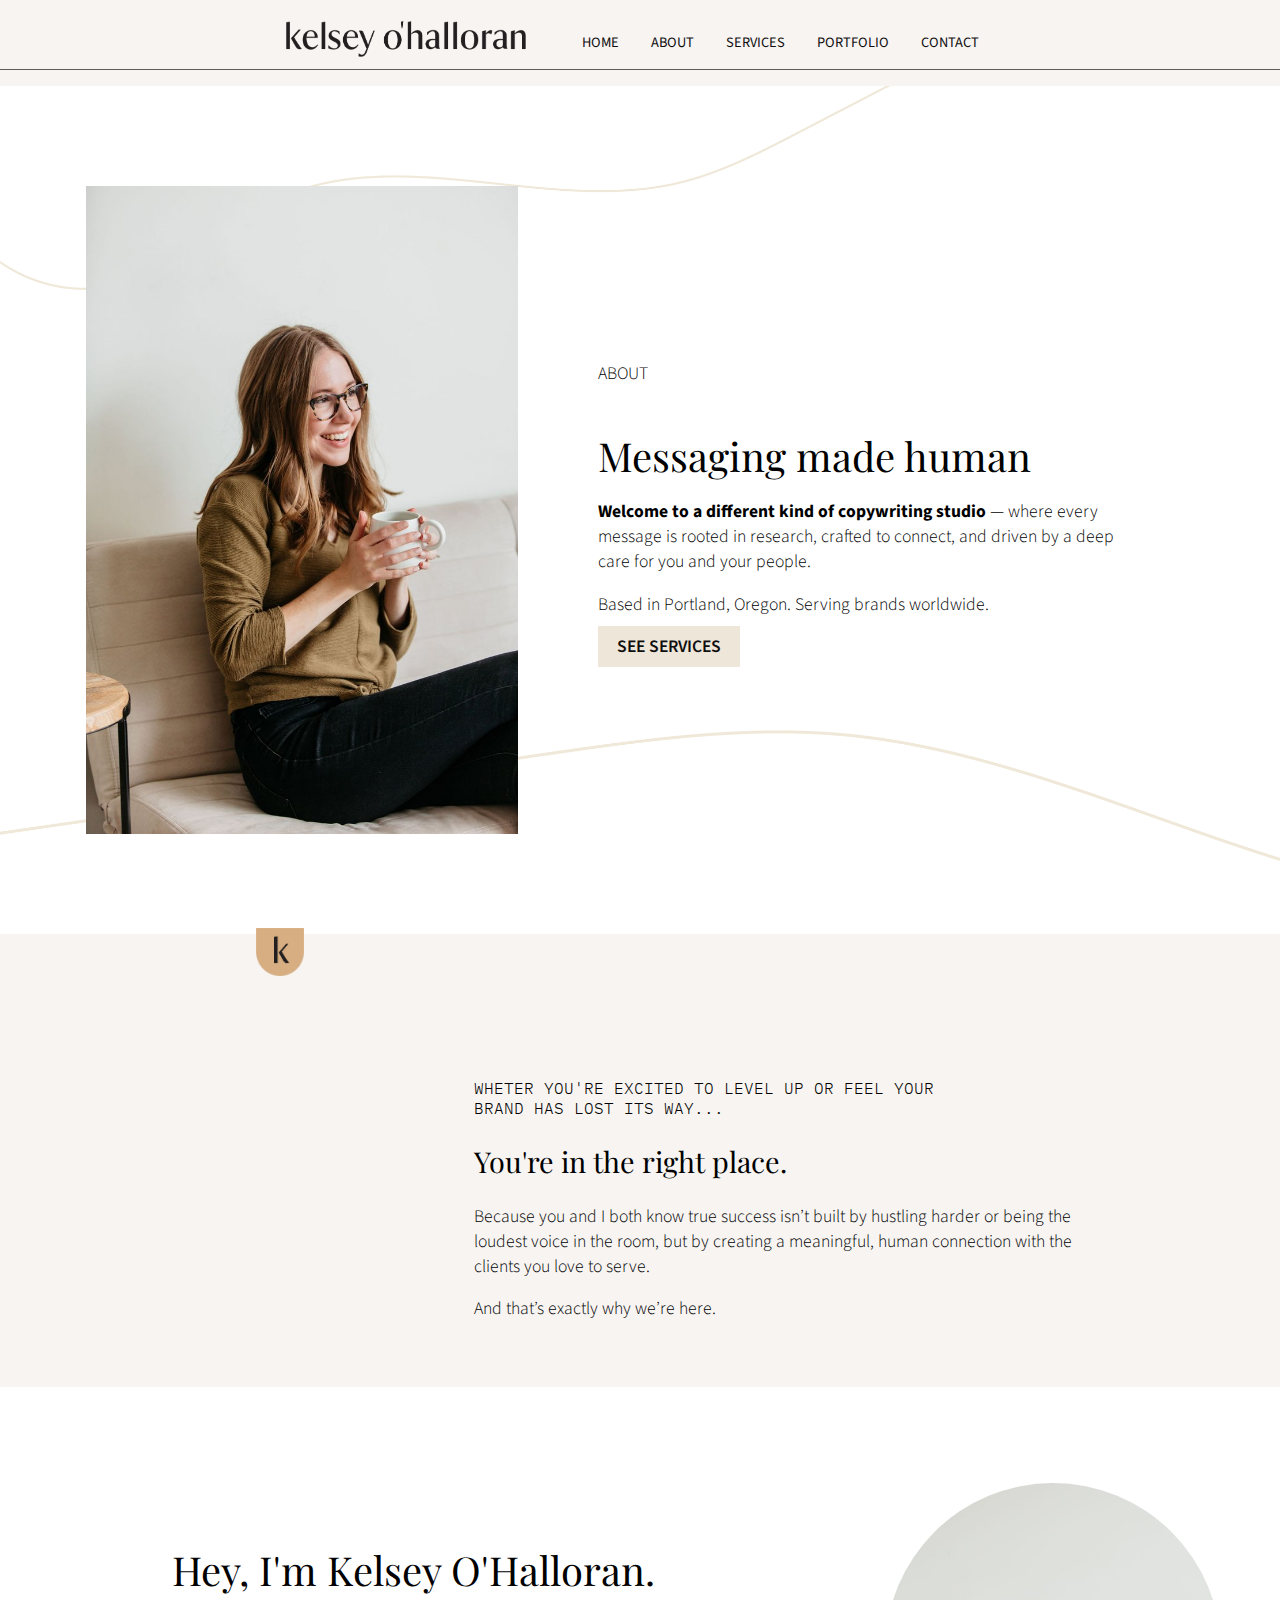
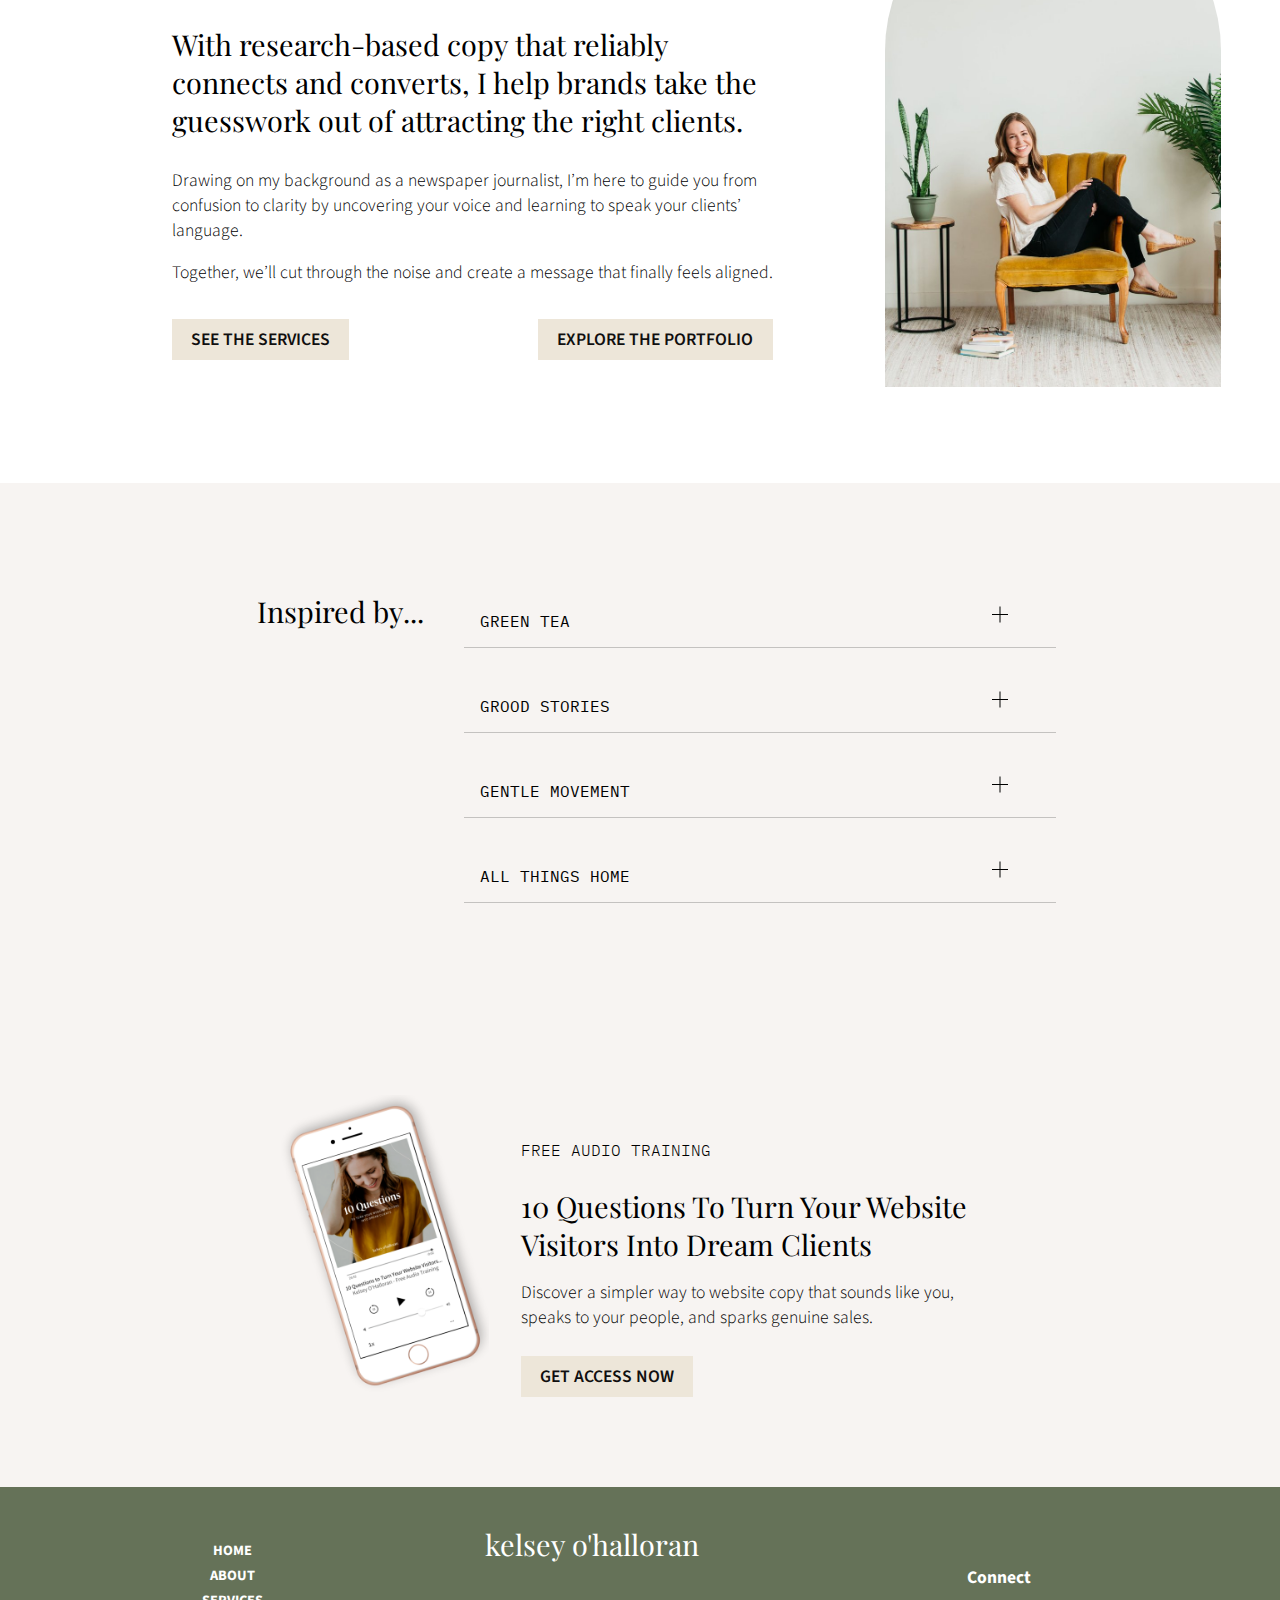
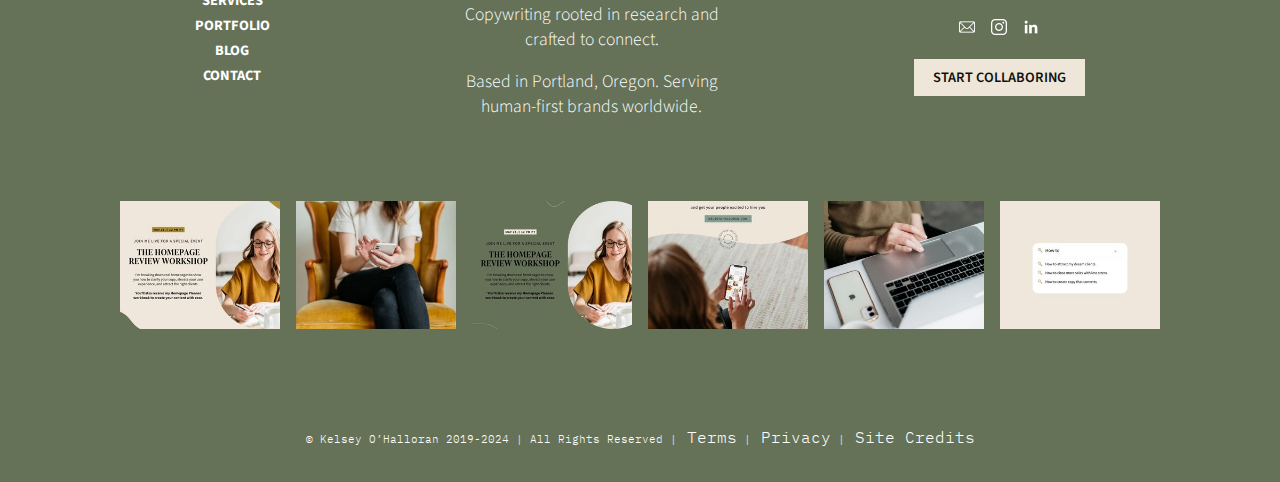
<file: about.html>
<!DOCTYPE html>
<html>
<head>
    <meta charset="UTF-8" />
    <title>About - Kelsey O'Halloran</title>
    <link rel="stylesheet" href="style.css">
    <link rel="icon" type="image/png" href="Img/favicon.png">
    <meta name="viewport" content="width=device-width, initial-scale=1" />
    <link rel="preconnect" href="https://fonts.googleapis.com">
    <link rel="preconnect" href="https://fonts.gstatic.com" crossorigin>
    <link href="https://fonts.googleapis.com/css2?family=IBM+Plex+Mono:ital,wght@0,100;0,200;0,300;0,400;0,500;0,600;0,700;1,100;1,200;1,300;1,400;1,500;1,600;1,700&family=Playfair+Display:ital,wght@0,400..900;1,400..900&family=Source+Sans+3:ital,wght@0,200..900;1,200..900&display=swap" rel="stylesheet">
</head>
<body>
    <header>
        <a href="index.html">
        <img src="Img/logotipo.png">
    </a>

        <nav>
            <ul>
                <li><a href="index.html">Home</a></li>
                <li><a href="about.html">About</a></li>
                <li><a href="#">Services</a></li>
                <li><a href="#">Portfolio</a></li>
                <li><a href="#">Contact</a></li>
            </ul>
        </nav>
    </header>
    <main>

        <section id="made-human">
            <div class="cup">
                <img src="Img/kelsey-with-cup.jpg">
                <div>
                    <h3>About</h3>
                    <h1>Messaging made human</h1>
                    <p><span>Welcome to a different kind of copywriting studio</span> — where every <br> message is rooted
                         in research, crafted to connect, and driven by a deep <br> care for you and your people.</p>
                    <p>Based in Portland, Oregon. Serving brands worldwide.</p>
                    <a class="button" href="#">See services</a>
                </div>
            </div>
        </section>

        <section class="level-up">
            <img src="Img/mini-logo-k.png">
            <div>
            <h3>Wheter you're excited to level up or feel your <br> brand has lost its way...</h3>
            <h2>You're in the right place.</h2>
            <p>Because you and I both know true success isn’t built by hustling harder or being the <br> loudest
                 voice in the room, but by creating a meaningful, human connection with the <br> clients you love to serve.</p>
            <p>And that’s exactly why we’re here.</p>
        </div>
        </section>

        <section id="copywriting-kelsey">
           <div class="kelsey-info">
            <div>
                <h2>Hey, I'm Kelsey O'Halloran.</h2>
                <h3>With research-based copy that reliably <br> connects and converts, I help brands take the <br> guesswork
                     out of attracting the right clients.</h3>
                <p>Drawing on my background as a newspaper journalist, I’m here to guide you from <br> confusion to
                     clarity by uncovering your voice and learning to speak your clients’ <br> language.</p>
                <p>Together, we’ll cut through the noise and create a message that finally feels aligned.</p>
                <div>
                    <a class="button" href="#">See the services</a>
                    <a class="button" href="#">Explore the portfolio</a>
                </div>
            </div>

                <img src="Img/rounded-kelsey-image.jpg">
           </div> 
        </section>

        <section class="inspired">
            <div class="list">
                <h3>Inspired by...</h3>
                <ul>
                    <li class="menu">Green Tea
                        <input class="more" type="checkbox" id="more" >
                        <label class="line-more" for="more" ><span class="line"></span></label>
                        <div class="dropdown">
                        <p>Most likely Smith Fez at my favorite small-town coffeehouse.</p>
                    </div>
                </li>
                    
                    
                    <li class="menu">Grood Stories
                        <input class="more2" type="checkbox" id="more2">
                        <label class="line-more2" for="more2"><span class="line2"></span></label>
                        <div class="dropdown">
                        <p>From This American Life to truck books with my toddler.</p>
                    </div>
                    </li>
                    
                    <li class="menu">Gentle Movement
                        <input class="more3" type="checkbox" id="more3">
                        <label class="line-more3" for="more3"><span class="line3"></span></label>
                        <div class="dropdown">
                        <p>Swimming, yoga, running, walking, weight lifting…anything <br> for those endorphins.</p>
                    </div>
                    </li>
                    
                    <li class="menu">All things home  
                        <input class="more4" type="checkbox" id="more4">
                        <label class="line-more4" for="more4"><span class="line4"></span></label>
                        <div class="dropdown">
                        <p>Forever dreaming up ideas to make our small space a cozy, <br> minimal family home.</p>
                    </div>
                </li>
               
                    
                </ul>
            </div>
        </section>

        <section class="work-guided">
            
        </section>
        
       <section class="ten-questions">
        <div>
            <img src="Img/10-questions.png">
            <div>
                <h5>Free audio training</h5>
                <h4>10 questions to turn your website <br> visitors into dream clients</h4>
                <p>Discover a simpler way to website copy that sounds like you,<br> speaks to your people, and sparks genuine sales.</p>
                <a class="button" href="#">Get access now</a>
            </div>
        </div>
       </section>
       
    </main>
    <footer>
        <div class="network">
            <div>
                <h5><a href="#">Home</a></h5>
                <h5><a href="#">About</a></h5>
                <h5><a href="#">Services</a></h5>
                <h5><a href="#">Portfolio</a></h5>
                <h5><a href="#">Blog</a></h5>
                <h5><a href="#">Contact</a></h5>
            </div>
            <div>
                <h4>kelsey o'halloran</h4>
                <p>Copywriting rooted in research and <br> crafted to connect.</p>
                <p>Based in Portland, Oregon. Serving <br> human-first brands worldwide.</p>
            </div>

                <div>
                    <h5>Connect</h5>
                    <div>
                        <img src="Img/mail.png">
                        <img src="Img/instagram.png">
                        <img src="Img/Linkedin.png">
                    </div>
                    <a class="button" href="#">Start collaboring</a>
                </div>

           
        </div>

        <div class="posts">
            <div class="post1 post"></div>
            <div class="post2 post"></div>
            <div class="post3 post"></div>
            <div class="post4 post"></div>
            <div class="post5 post"></div>
            <div class="post6 post"></div>

            
        </div>
        <div class="rights">
                <h5>© Kelsey O’Halloran 2019-2024 | All Rights Reserved |<a href="#"> Terms</a> |<a href="#"> Privacy</a> |<a href="#"> Site Credits</a></h5>
            </div>
    </footer>

    <script src="app.js"></script>
    
</body>
</html>
</file>
<file: style.css>
body{
    margin: 0;
    padding: 0;
    background-color: #F7F4F2;
    overflow-x: hidden;
}

header{
    display: flex;
    align-items: center;
    justify-content: center;
    margin: 1rem 0;
}

ul{
    display: flex;
}

li{
    margin: 0 1rem;
    list-style: none;
}


header img{
    width: 15rem;
}

li a, #hero p, a, .info p, .opinion-sarah p, .opinion-sarah h4, .about-kelsey h4, .about-kelsey p, .ratings p, .booking p, .ten-questions p, .network h5, .network p, .network div:last-child h5, .cup p, .cup h3, .level-up p, .kelsey-info p, .list p, .menu-hamb h3{
    font-family: "Source Sans 3", sans-serif;
    font-size: 1.1rem;
    font-weight: 400;
}

h1, .info h2, .opinion-sarah h3, .featured-work h2, .works h3, .working h2, .about-kelsey h3, .ratings h3, .booking h3, .ten-questions h4, .network h4, #made-human h1, .level-up h2, .kelsey-info h2, .kelsey-info h3, .list h3{
    font-family: "Playfair Display", serif;
    font-size: 1.8rem;
    font-weight: 300;
}
li a, .network a{
    font-size: .9rem
}
.succesful-brands h3, .info h3, .works h4, .work-together h5, .ratings h4, .ten-questions h5, .rights h5, .rights a, .level-up h3, .list li{
    font-family: "IBM Plex Mono", monospace;
    font-size: 1rem;
    font-weight: 300;
}

h1, .featured-work h2, .working h2, .about-kelsey h3, #made-human h1, .kelsey-info h2{
    font-size: 2.5rem;
    margin-bottom: 0;
}



.opinion-sarah h3, .opinion-sarah p, .opinion-sarah h4, .working h2, .work-together h5, .network a, .network h4, .network p, .network div:last-child h5, .rights h5, .rights a{
    color: white;
}

a, .network .button{
    text-decoration: none;
    color: rgb(16, 15, 15);
    
}

a, .info h3, .works h4, .work-together h5, .ratings h4, .ten-questions h5, .cup h3, .level-up h3, .list li{
    text-transform: uppercase;
}
.ten-questions h4{
    text-transform: capitalize;
}
.button{
    font-weight: 600;
    background-color: #EDE6D9;
    width: fit-content;
    padding: .5rem 1.2rem;
}
.button:hover{
    opacity: 0.9;
}
.rights h5, .posts a{
    font-size: .7rem;
}

#hero p, .info p, .about-kelsey p, .ratings p, .booking p, .ten-questions p, .network p, .cup h3, .cup p, .level-up p, .kelsey-info p, .list p{
    font-weight: 300;
    padding-bottom: 1rem;
}

span, .about-kelsey h4, .network div:first-child a, .network div:last-child h5{
    font-weight: bold
}

#hero{
    display: flex;
    align-items: center;
    justify-content: center;
    margin: 9rem 0;   
}

.connecting-brands{
    display: flex;
    justify-content: space-around;
    flex-flow: row wrap;
    align-items: center;
}

#hero img{
    width: 27rem;
}

.connecting-brands div, .cup div{
    padding: 0 5rem;
}


.succesful-brands{
   text-align: center;
   background-color: white;
   padding-top: 6rem;
   padding-bottom: 12rem;
}
.succesful-brands h3{
    padding-bottom: 2rem;
}

.succesful-brands div{
    display: flex;
    flex-flow: row wrap;
    justify-content: center;
    align-items: center;
}

.succesful-brands img{
    width: 9rem;
    margin: 0 1.5rem;
}

.marketing{
    display: flex;
    align-items: center;
    justify-content: center;
    padding: 5rem 0;
}

.marketing img{
    width: 100%;
}

.connect{
    display: flex;
    flex-flow: row wrap;
    align-items: center;
    justify-content: center;
}

.slider{
    width: 25rem;
    overflow: hidden;
    display: flex;
}

.info{
    margin-right: 8rem;
}

.info p, .ratings p, .network p, .cup p, .level-up p, .kelsey-info p:first-of-type{
    padding: 0;
}

.info p:last-of-type{
    padding-bottom: 1rem;
}

#opinion{
    display: flex;
    flex-direction: column;
    align-items: center;
    justify-content: center;
    background-image: url("Img/background-green.png");
    background-position: center;
    background-size: cover;
    background-repeat: no-repeat;
    height: 35rem;
}

.opinion-sarah{
    display: flex;
    flex-flow: row wrap;
    justify-content: center;
}

#opinion img{
    width: 21rem;
}

.opinion-sarah div{
    margin-right: 3rem;
}

.featured-work{
    display: flex;
    flex-direction: column;
    align-items: center;
    justify-content: center;
    text-align: center;
}
.works{
    display: flex;
    flex-flow: row wrap;
    align-items: center;
    justify-content: space-around;
}

.works img{
    width: 24rem;
}

.featured-work{
    padding: 4rem 0;
}
.works div{
    padding: 3rem 0;
}

.featured-work h2{
    padding-bottom: 3rem;
}

.working{
    background-color: #A88C31;
    display: flex;
    flex-direction: column;
    align-items: center;
    justify-content: center;
    padding-bottom: 7rem;
}

.work-together{
    display: flex;
    flex-flow: row wrap;
    align-items: center;
    justify-content: center;
}

.card{
    margin: 0 1rem;
    border-top: solid 1px white;
    width: 22rem;
    text-align: center;
    padding: 1rem 0;
}

.card-bottom{
    border-bottom: solid 1px white;
}

.working h2{
    padding: 6rem 0;
}

.kelsey{
    background-color: white;
    display: flex;
    flex-direction: column;
    align-items: center;
    justify-content: center;
    /* position: relative;
    height: 39rem; */
}

.about-kelsey{
    display: flex;
    flex-flow: row wrap;
    align-items: center;
    justify-content: center;
}

.about-kelsey img{
    width: 39rem;
    height: 100%;
}

.about-kelsey div{
  margin: 0 7rem;
}
.opinions{
    display: flex;
    flex-direction: column;
    align-items: center;
    justify-content: center;
    position: relative;
    height: 30rem;
}

.bigger{
    width: 100rem;
    overflow: hidden;
}

.ratings{
    display: flex;
    align-items: center;
    justify-content: center;
    width: 394rem;
    text-align: center;
    transition: transform .4s;
}
.arrows{
    position: absolute;
    bottom: 21rem;
    right: 25rem;
}

.arrows img{
    width: 2rem;
    padding: .4rem;
    cursor: pointer;
}

.left-arrow{
    opacity: 0.6;
}

.ratings div{
    width: 100%;
}

.op-card{
    display: none;
}

.booking{
    display: flex;
    flex-direction: column;
    align-items: center;
    justify-content: center;
    text-align: center;
    background-color: white;
}

.booking div{
    padding: 4rem 0;
}
.booking img{
    width: 8rem;
    margin-top: -3rem;
}

.ten-questions, .inspired{
    display: flex;
    align-items: center;
    justify-content: center;
    padding: 5rem 0;
}

.ten-questions > div{
    display: flex;
    flex-flow: row wrap;
    align-items: center;
    justify-content: center;
    
}
.ten-questions div div{
    padding: 0 2rem;   
}

.ten-questions img{
    width: 13rem;
    cursor: pointer;
}

footer{
    background-color: #657258;
    flex-flow: row wrap;
}

.network{
    display: flex;
    flex-flow: row wrap;
    align-items: center;
    justify-content: space-evenly;
    text-align: center;
}

.network img{
    width: 1rem;
    margin: 0 .5rem;
}

.network div:first-child h5, .cup h3, .ten-questions h4{
    margin: 0;
}

.network div div{
    display: flex;
    align-items: center;
    justify-content: center;
    padding-bottom: 2rem;
}

.posts{
    display: flex;
    flex-flow: row wrap;
    align-items: center;
    justify-content: center;
    padding: 4rem 0;
}
.post{
    background-position: center;
    background-size: cover;
    background-repeat: no-repeat;
    height: 8rem;
    width: 10rem;
    margin: 0 .5rem;
}
.post1{
    background-image: url("Img/post1.jpeg");
}

.post2{
    background-image: url("Img/post2.jpeg");
}
.post3{
    background-image: url("Img/post3.jpeg");
}
.post4{
    background-image: url("Img/post4.jpeg");
}
.post5{
    background-image: url("Img/post5.jpeg");
}
.post6{
    background-image: url("Img/post6.jpeg");
}

.posts a, .rights a{
    text-transform: none;
}

.rights{
    text-align: center;
    padding: 1rem;
}



#made-human{
    background-image: url("Img/about-background.png");
    background-size: cover;
    background-position: center;
    background-repeat: no-repeat;
    display: flex;
    align-items: center;
    justify-content: center;
    height: 53rem;
}

#made-human img{
    width: 27rem;
}

.cup{
    display: flex;
    flex-flow: row wrap;
    align-items: center;
    justify-content: center;
}

.level-up{
    display: flex;
    flex-direction: column;
    align-items: flex-end;
    justify-content: center;
    position: relative;
    padding: 3rem 0;
}

.level-up img{
    width: 3rem;
    position: absolute;
    left: 16rem;
    bottom: 25.7rem;
}

.level-up div{
    padding-right: 13rem;
    padding-top: 5rem;
}

.kelsey-info img{
    width: 21rem;
    border-radius: 17rem 17rem 0 0;
}

#copywriting-kelsey{
    display: flex;
    flex-direction: column;
    align-items: center;
    justify-content: center;
    background-color: white;
    padding: 6rem 0;
}

.kelsey-info, .list{
    display: flex;
    flex-flow: row wrap;
    align-items: center;
    justify-content: center;
}
.kelsey-info div:first-child{
    padding: 0 7rem;
}
.kelsey-info div:last-child{
    display: flex;
    justify-content: space-between;
}

.inspired ul{
    display: flex;
    flex-direction: column;
    width: 35rem;
}

.list{
    align-items: normal;
}
.list li{
    cursor: pointer;
    font-weight: 400;
    padding: 1rem;
    position: relative;
    width: 100%;
    margin: 1rem 0;
    border-bottom: solid 1px rgba(0, 0, 0, 0.203);
}

.line, .line2, .line3, .line4{
    background-color: black;
    height: 1px;
    width: 1rem;
    display: block;
    position: absolute;
    left: 33rem;
    bottom: 2rem;
}

.line::after, .line2::after, .line3::after, .line4::after{
    content: '';
    background-color: black;
    width: 100%;
    height: 100%;
    display: block;
    position: relative;
    transform: rotate(90deg);
}
.dropdown, .dropdownx{
    padding: 0 2rem;
    display: none;
}

.show{
    display: block;
}

.line-more, .line-more2, .line-more3, .line-more4{
    cursor: pointer;
    padding: 2rem;
}

.more, .more2, .more3, .more4{
    display: none;
}

.more:checked ~ .line-more .line::after, .more2:checked ~ .line-more2 .line2::after, .more3:checked ~ .line-more3 .line3::after,  .more4:checked ~ .line-more4 .line4::after{
    transform: rotate(180deg);
}
.menu-lateral{
    display: none;
}

.hamb{
    cursor: pointer;
    padding: 2rem;
    position: relative;
    right: 22rem;
    z-index: 1;
    visibility: hidden;
}

.active{
    position: sticky;
    top: 0;
    background-color: white;
}
.hamb-line{
    display: block;
    width: 1.5rem;
    height: 2px;
    background-color: #D5C698;
    position: relative;
}
.hamb-line::after, .hamb-line::before{
    content: '';
    background-color: #D5C698;
    width: 100%;
    height: 100%;
    position: absolute;
}

.hamb-line::before{
    bottom: .3rem;
}
.hamb-line::after{
    top: .3rem;
}

.menu-hamb{
    background-color: #F7F4F2;
    position: absolute;
    top: 0rem;
    width: 100%;
    height: 57rem;
    right: 28rem;
    visibility: hidden;
}

.menu-hamb a{
    font-size: 1.8rem;
    font-weight: 500;
}
.menu-hamb h3{
    margin-left: 2rem;
}

.menu-lateral:checked ~ .hamb .hamb-line::before{
    transform: rotate(-45deg);
    top: 0;
}
.menu-lateral:checked ~ .hamb .hamb-line{
    background-color: transparent;
}
.menu-lateral:checked ~ .hamb .hamb-line::after{
    transform: rotate(45deg);
    top: 0;
}
.menu-lateral:checked ~ .menu-hamb{
    right: 0;
    visibility: visible;
    transition: right .2s ease-out;
}

@media screen and (max-width: 450px) {
        #hero img{
            width: 22rem;
        }
        .hamb{
            right: 24rem;
        }

    }
    @media screen and (min-width:1500px) and (max-width: 1923px) {
    header nav{
        margin-left: 7rem;
    }
    .works div{
        padding: 3rem;
    }
    .work-together .card:nth-of-type(5), .work-together .card:nth-of-type(7){
        border-bottom: solid 1px white;
    }
    .card-bottom:last-child{
        border-top: none;
    }
    .card:nth-of-type(6){
        border-bottom: solid 1px white;
    }

}
@media screen and (max-width: 768px) {
    header{
        height: 3rem
    }
    nav{
        visibility: hidden;
    }
    header img{
        width: 13rem;
    }
    header > a{
        margin: 0 .5rem;
    }
    .hamb{
        visibility: visible;
    }
    #hero{
        margin: 3rem 0;
    }
    #hero img, .slider{
        width: 23rem;
    }

    .succesful-brands img{
        margin: 4rem 1.5rem;
    }
    .succesful-brands h3, .works h4, .working h2, .ratings h3, .ratings h4, .booking h3, .ten-questions h5, .ten-questions h4{
        font-weight: bold;
    }
    .info{
        margin: 0;
        padding: 0 4rem;
    }

    .info .button{
        margin: 0 2rem;
    }

    .marketing img{
        padding: 3rem 0;
    }

    #opinion{
        height: 48rem;
    }

    .opinion-sarah div{
        text-wrap: wrap;
        padding: 0 3rem;
        margin: 0;
    }
    .works div{
        padding: 3rem 0;
    }

    .working h2{
        font-size: 2rem;
        text-align: center;
        text-wrap: nowrap;
    }

    .about-kelsey img{
        width: 100%;
    }
    .about-kelsey div{
        margin: 0 3rem;
    }

    .about-kelsey h2{
        text-wrap: balance;
    }
    .kelsey{
        padding-bottom: 5rem;
    }
    .about-kelsey p, .ten-questions p{
        font-size: 1rem;
    }

    .bigger{
        width: 100%;
    }
    .ratings{
        position: relative;
        right: 37rem;
    }
    .ratings h3{
        font-size: 1.1rem;
    }
    .ratings p{
        font-size: .54rem;
    }
    .arrows{
        right: 0;
        /* bottom: 19rem; */
    }
    .arrows img{
        width: 1rem;
    }
    .booking{
        border: solid 1px #000000c2;
    }
    .booking div{
        padding: 4rem 1rem;
        padding-top: 1rem;
    }
    .ten-questions div div{
        text-align: center;
    }
    .ten-questions h4{
        text-wrap: pretty;
    }

    .network{
        flex-direction: column;
        padding: 6rem 0;
    }   
    .connect{
        flex-flow: row wrap;
    }
    
}


@media screen and (max-width: 1024px) {
    .connect{
        padding: 0 3rem;
        flex-flow: row;
    }
    .info p{
        text-wrap: balance;
    }
    .about-kelsey{
        padding-bottom: 4rem;
    }
    .about-kelsey img{
        width: 26rem;
    }
    .opinions{
        border: solid 1px #0000009e;
    }
    .card-bottom:last-child{
        border-top: none;
    }
}
@media screen and (max-width: 1280px) {
    header{
        border-bottom: solid 1px #0000009e;
    }
    .about-kelsey{
        flex-flow: row;
    }
    .succesful-brands{
        border: solid 1px #0000009e;
    }
    .booking div{
        padding: 4rem 1rem;
        padding-top: 1rem;
    }
}
@media screen and (max-width: 430px) {
    
    
    #hero img{
        width: 22rem;
    }
    .hamb{
        right: 21rem;
    }
    
}

@media screen and (min-width:2000px) {
    .esp{
        border-bottom: solid 1px blue;
    }
    .works div{
        padding: 3rem 4rem;
    }
    
}
</file>
